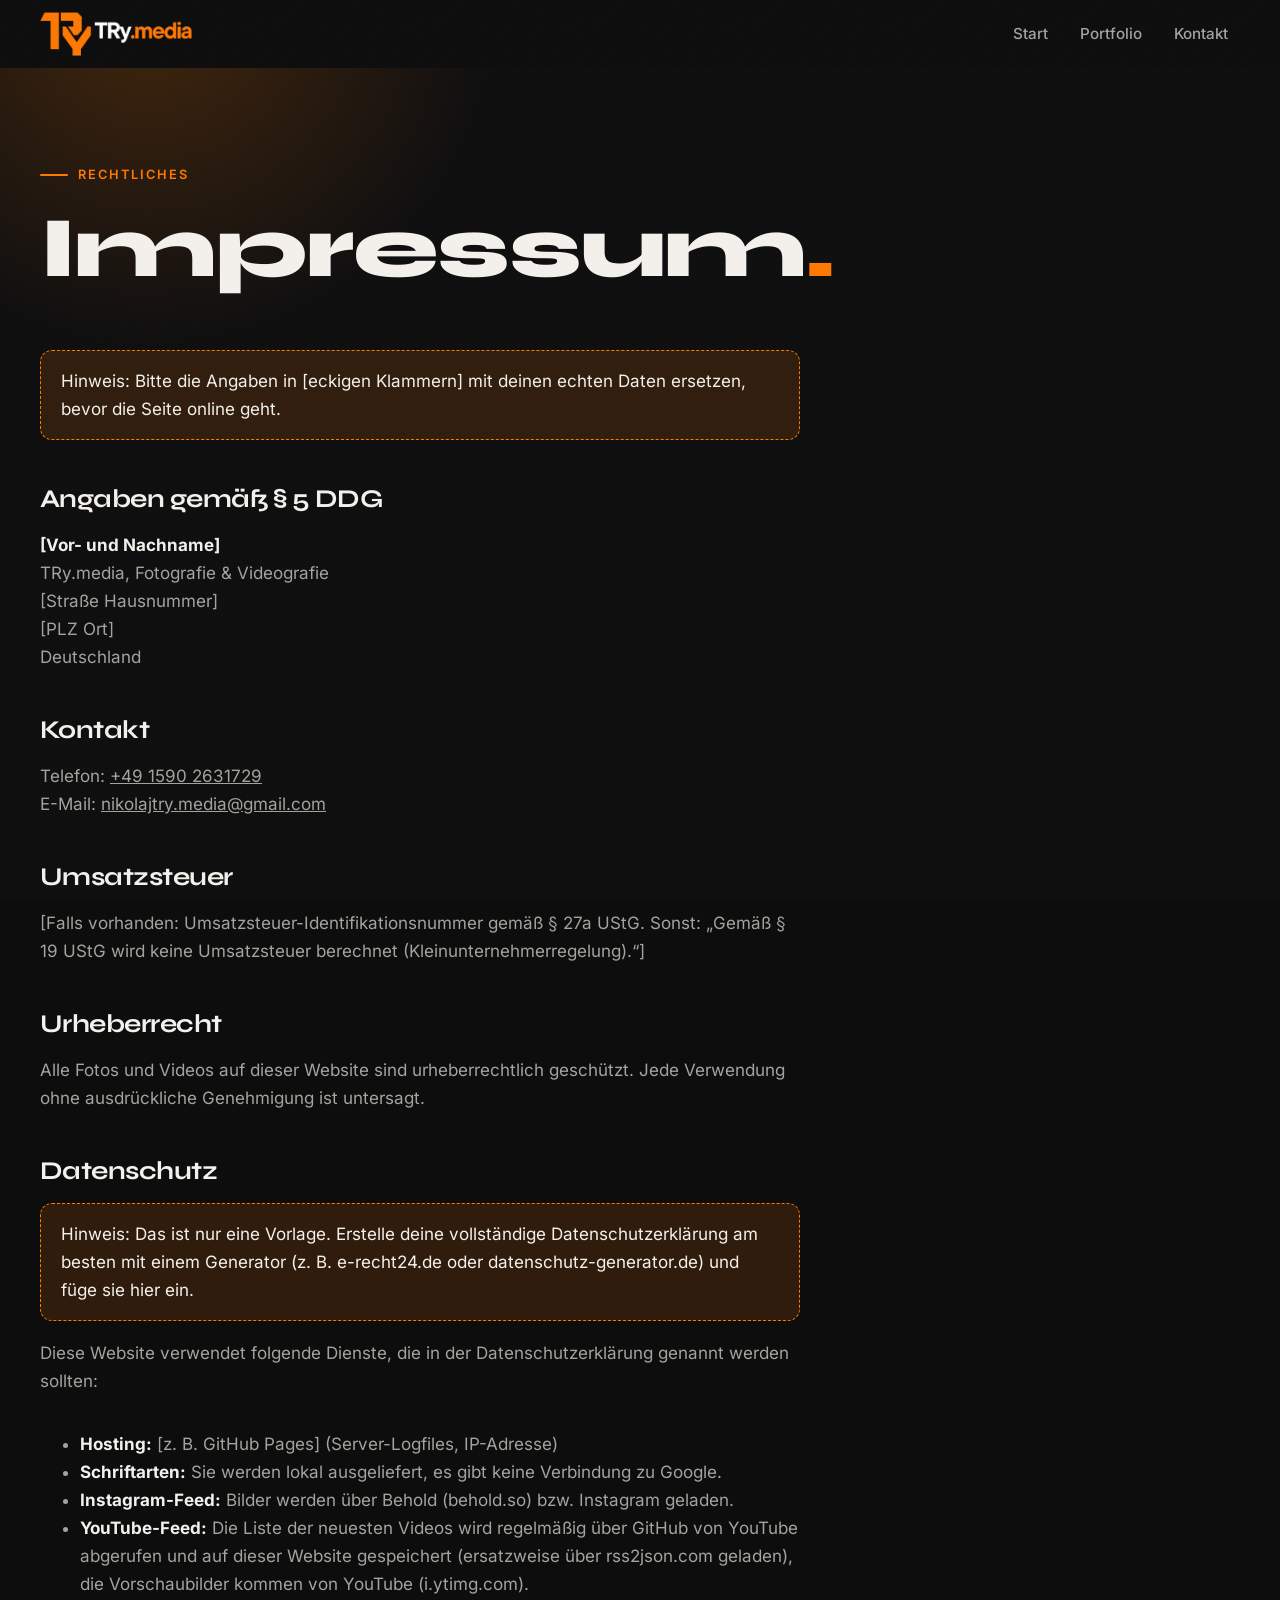
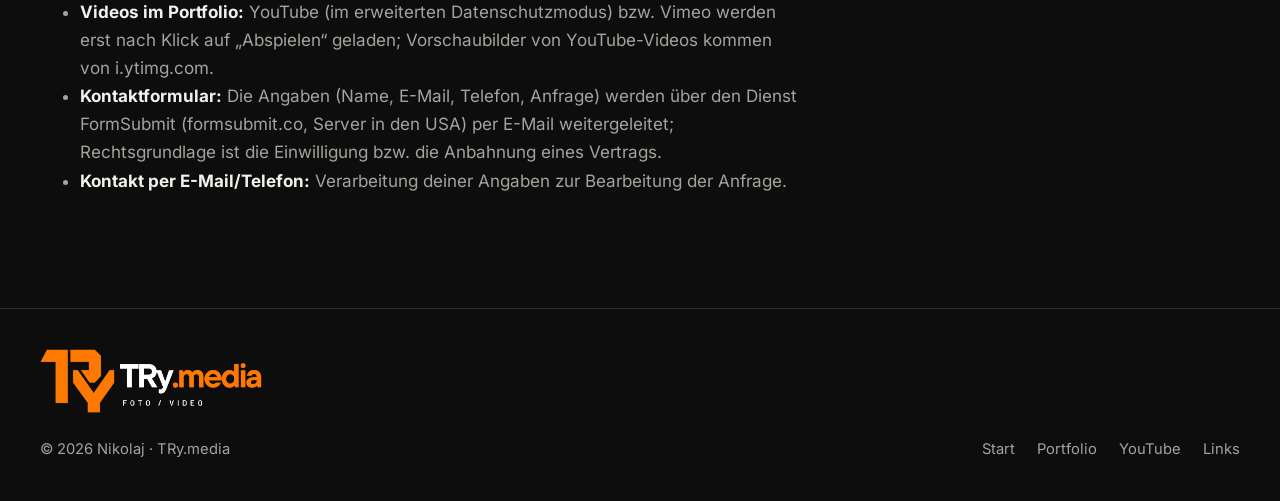
<file: impressum.html>
<!DOCTYPE html>
<html lang="de">
<head>
  <meta charset="utf-8">
  <meta name="viewport" content="width=device-width, initial-scale=1">
  <title>Impressum &amp; Datenschutz | TRy.media</title>
  <meta name="robots" content="noindex">
  <meta name="theme-color" content="#0d0d0e">
  <link rel="icon" href="images/try-favicon-32.png" type="image/png" sizes="32x32">
  <link rel="icon" href="images/try-favicon-192.png" type="image/png" sizes="192x192">
  <link rel="apple-touch-icon" href="images/try-apple-touch-icon.png">
  <link rel="stylesheet" href="css/style.css?v=20261104-0818">
  <script>document.documentElement.classList.add("js");</script>
</head>
<body>
  <a class="skip-link" href="#inhalt">Zum Inhalt springen</a>

  <header class="site-header">
    <div class="container">
      <a class="logo" href="index.html" aria-label="TRy.media, zur Startseite">
        <img class="logo-full" src="images/logo.webp" alt="TRy.media" width="693" height="200">
        <img class="logo-icon" src="images/logo-icon.webp" alt="" width="189" height="160" aria-hidden="true">
      </a>
      <nav class="nav" aria-label="Hauptnavigation">
        <a href="index.html">Start</a>
        <a href="portfolio.html">Portfolio</a>
        <a href="index.html#kontakt">Kontakt</a>
      </nav>
    </div>
  </header>

  <main id="inhalt">
    <section class="page-hero">
      <div class="container">
        <span class="eyebrow">Rechtliches</span>
        <h1>Impressum<span class="accent">.</span></h1>
      </div>
    </section>

    <section class="container" style="padding-bottom:96px">
      <div class="legal">
        <!-- TODO: Platzhalter in [eckigen Klammern] ausfüllen und diesen Hinweis danach löschen -->
        <p class="note">Hinweis: Bitte die Angaben in [eckigen Klammern] mit deinen echten Daten ersetzen, bevor die Seite online geht.</p>

        <h2>Angaben gemäß § 5 DDG</h2>
        <p>
          <strong>[Vor- und Nachname]</strong><br>
          TRy.media, Fotografie &amp; Videografie<br>
          [Straße Hausnummer]<br>
          [PLZ Ort]<br>
          Deutschland
        </p>

        <h2>Kontakt</h2>
        <p>
          Telefon: <a href="tel:+4915902631729">+49 1590 2631729</a><br>
          E-Mail: <a href="mailto:nikolajtry.media@gmail.com">nikolajtry.media@gmail.com</a>
        </p>

        <h2>Umsatzsteuer</h2>
        <p>[Falls vorhanden: Umsatzsteuer-Identifikationsnummer gemäß § 27a UStG. Sonst: „Gemäß § 19 UStG wird keine Umsatzsteuer berechnet (Kleinunternehmerregelung).“]</p>

        <h2>Urheberrecht</h2>
        <p>Alle Fotos und Videos auf dieser Website sind urheberrechtlich geschützt. Jede Verwendung ohne ausdrückliche Genehmigung ist untersagt.</p>

        <h2 id="datenschutz">Datenschutz</h2>
        <p class="note">Hinweis: Das ist nur eine Vorlage. Erstelle deine vollständige Datenschutzerklärung am besten mit einem Generator (z. B. e-recht24.de oder datenschutz-generator.de) und füge sie hier ein.</p>
        <p>Diese Website verwendet folgende Dienste, die in der Datenschutzerklärung genannt werden sollten:</p>
        <ul>
          <li><strong>Hosting:</strong> [z. B. GitHub Pages] (Server-Logfiles, IP-Adresse)</li>
          <li><strong>Schriftarten:</strong> Sie werden lokal ausgeliefert, es gibt keine Verbindung zu Google.</li>
          <li><strong>Instagram-Feed:</strong> Bilder werden über Behold (behold.so) bzw. Instagram geladen.</li>
          <li><strong>YouTube-Feed:</strong> Die Liste der neuesten Videos wird regelmäßig über GitHub von YouTube abgerufen und auf dieser Website gespeichert (ersatzweise über rss2json.com geladen), die Vorschaubilder kommen von YouTube (i.ytimg.com).</li>
          <li><strong>Videos im Portfolio:</strong> YouTube (im erweiterten Datenschutzmodus) bzw. Vimeo werden erst nach Klick auf „Abspielen“ geladen; Vorschaubilder von YouTube-Videos kommen von i.ytimg.com.</li>
          <li><strong>Kontaktformular:</strong> Die Angaben (Name, E-Mail, Telefon, Anfrage) werden über den Dienst FormSubmit (formsubmit.co, Server in den USA) per E-Mail weitergeleitet; Rechtsgrundlage ist die Einwilligung bzw. die Anbahnung eines Vertrags.</li>
          <li><strong>Kontakt per E-Mail/Telefon:</strong> Verarbeitung deiner Angaben zur Bearbeitung der Anfrage.</li>
        </ul>
      </div>
    </section>
  </main>

  <footer class="site-footer">
    <div class="container">
      <a class="footer-logo" href="index.html" aria-label="TRy.media, zur Startseite">
        <img src="images/logo-full.webp" alt="TRy.media, Foto / Video" width="831" height="240" loading="lazy">
      </a>
      <span>© <span data-year>2026</span> Nikolaj · TRy.media</span>
      <nav class="footer-links" aria-label="Footer">
        <a href="index.html">Start</a>
        <a href="portfolio.html">Portfolio</a>
        <a href="https://www.youtube.com/@nikolajtry" target="_blank" rel="noopener" data-yt-channel>YouTube</a>
        <a href="https://fancy-bio.com/nikolajtry" target="_blank" rel="noopener">Links</a>
      </nav>
    </div>
  </footer>

  <script src="js/config.js?v=20261104-0818"></script>
  <script src="js/main.js?v=20261104-0818"></script>
</body>
</html>
</file>
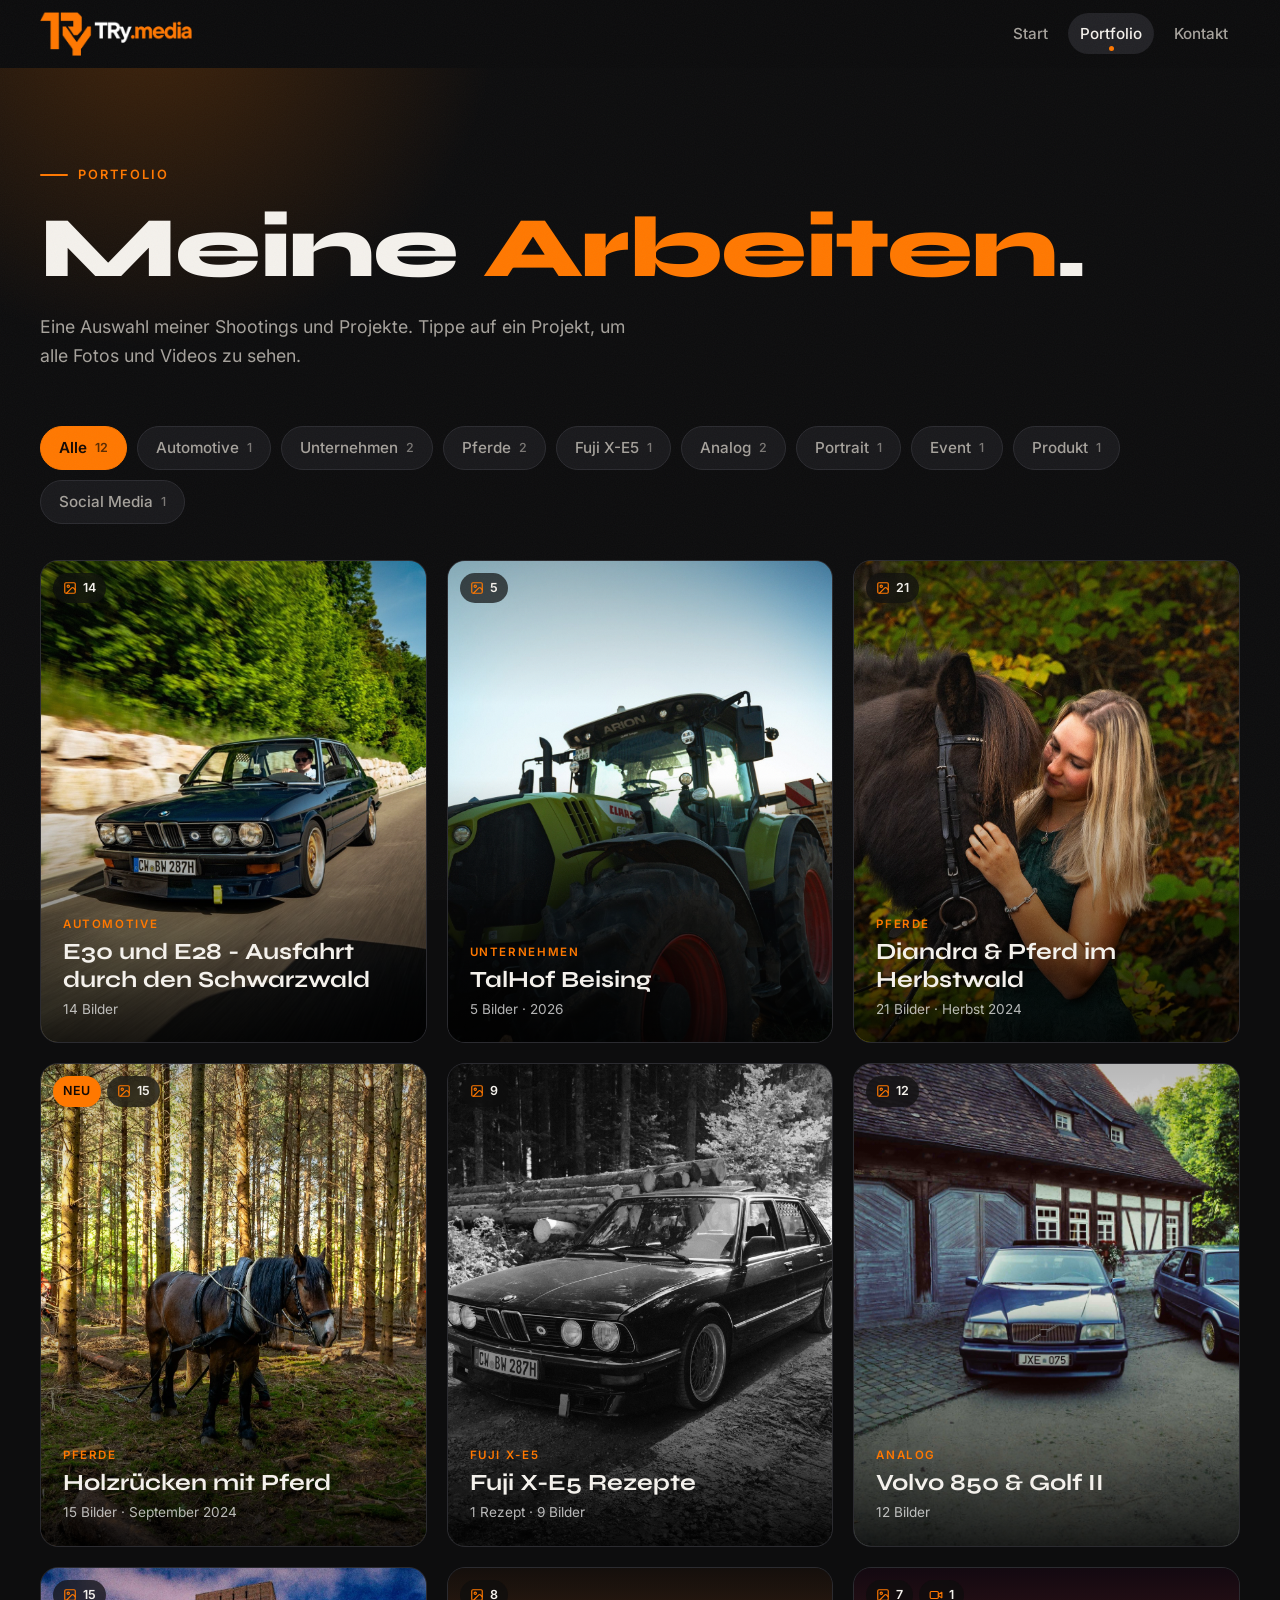
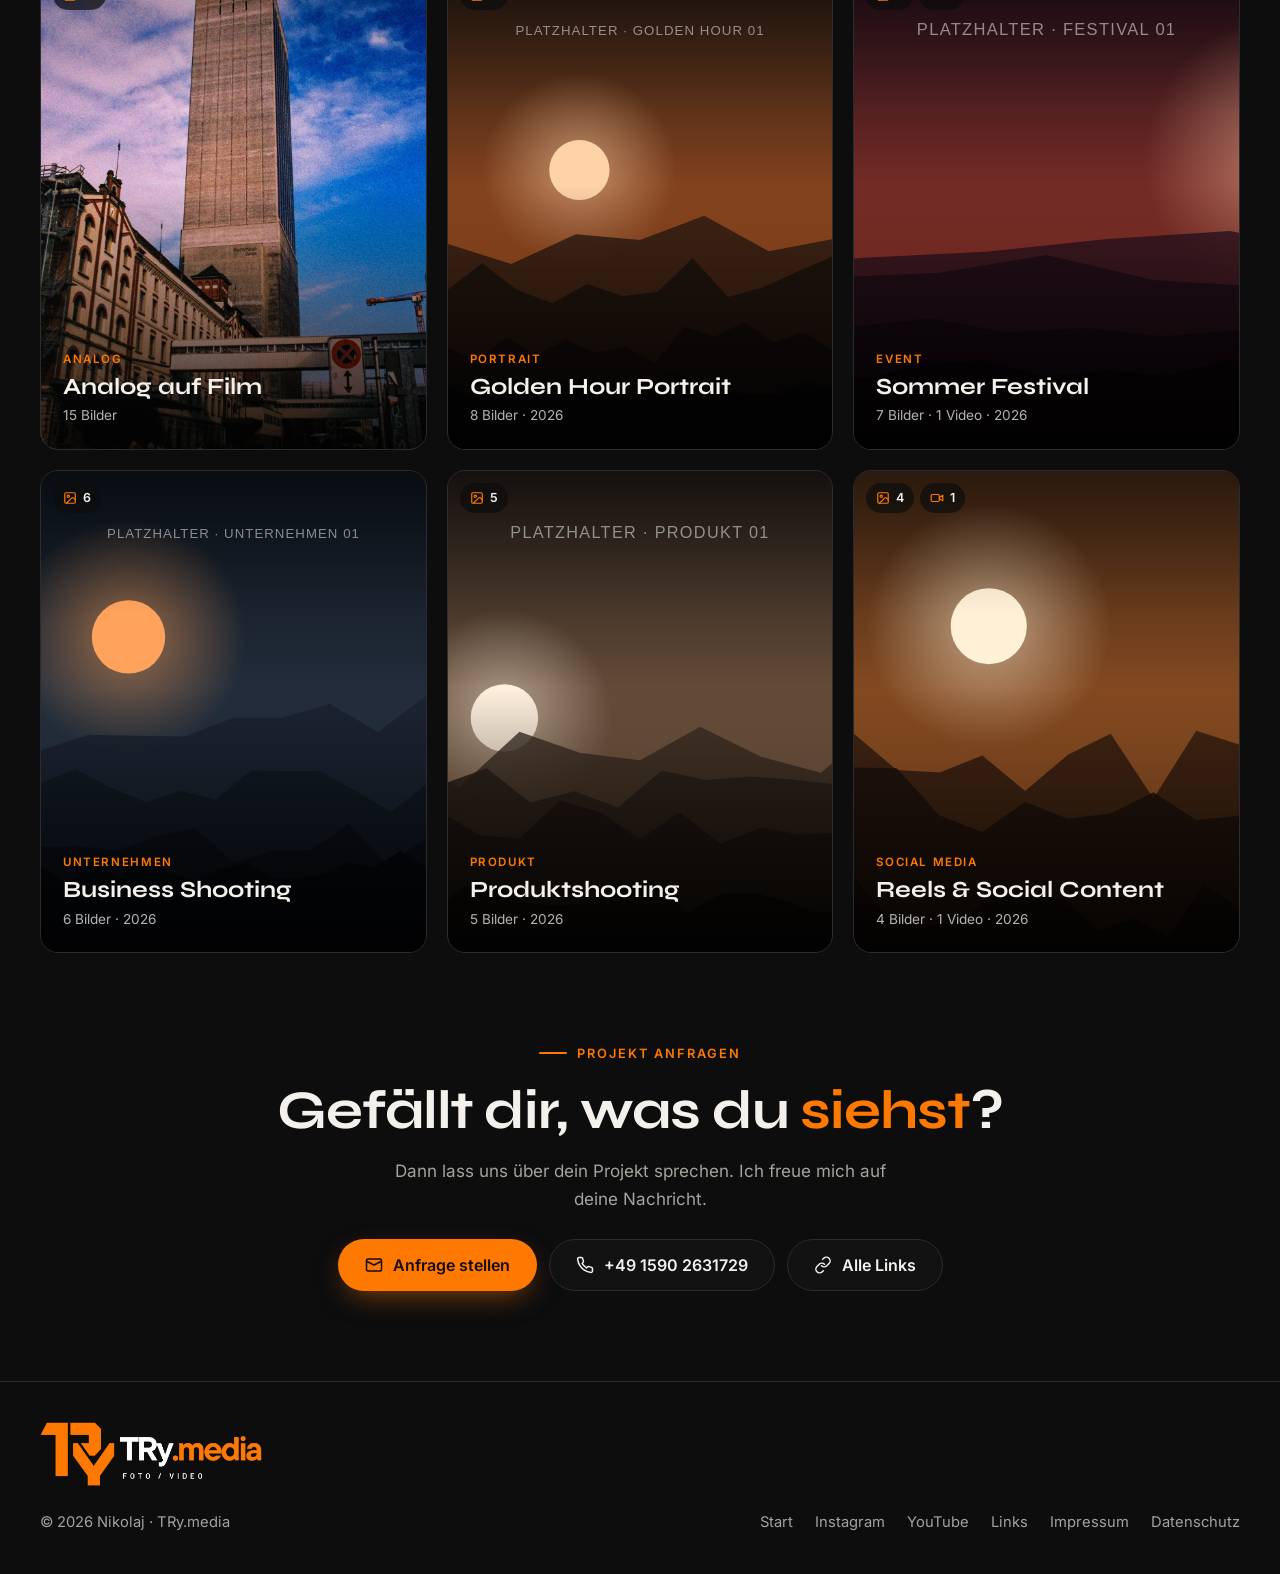
<file: portfolio.html>
<!DOCTYPE html>
<html lang="de">
<head>
  <meta charset="utf-8">
  <meta name="viewport" content="width=device-width, initial-scale=1">
  <title>Portfolio von Nikolaj | Fotografie &amp; Videografie</title>
  <meta name="description" content="Portfolio von Nikolaj: Shootings und Projekte mit Portraits, Events, Reels, Imagefilmen und mehr.">
  <meta name="theme-color" content="#0d0d0e">
  <meta property="og:title" content="Portfolio von Nikolaj">
  <meta property="og:description" content="Fotos und Videos: Portraits, Events, Reels, Imagefilme und mehr.">
  <meta property="og:type" content="website">
  <link rel="icon" href="images/try-favicon-32.png" type="image/png" sizes="32x32">
  <link rel="icon" href="images/try-favicon-192.png" type="image/png" sizes="192x192">
  <link rel="apple-touch-icon" href="images/try-apple-touch-icon.png">
  <link rel="preload" href="fonts/syne-latin.woff2" as="font" type="font/woff2" crossorigin>
  <link rel="preload" href="fonts/inter-latin.woff2" as="font" type="font/woff2" crossorigin>
  <link rel="stylesheet" href="css/style.css?v=20261104-0818">
  <script>document.documentElement.classList.add("js");</script>
</head>
<body>
  <a class="skip-link" href="#inhalt">Zum Inhalt springen</a>

  <header class="site-header">
    <div class="container">
      <a class="logo" href="index.html" aria-label="TRy.media, zur Startseite">
        <img class="logo-full" src="images/logo.webp" alt="TRy.media" width="693" height="200">
        <img class="logo-icon" src="images/logo-icon.webp" alt="" width="189" height="160" aria-hidden="true">
      </a>
      <nav class="nav" aria-label="Hauptnavigation">
        <a href="index.html">Start</a>
        <a href="portfolio.html" aria-current="page">Portfolio</a>
        <a href="index.html#kontakt">Kontakt</a>
      </nav>
    </div>
  </header>

  <main id="inhalt">
    <!-- ================= ÜBERSICHT: alle Projekte ================= -->
    <div data-view="overview">
      <section class="page-hero">
        <div class="container">
          <span class="eyebrow reveal">Portfolio</span>
          <h1 class="reveal" style="--delay:.08s">Meine <span class="accent">Arbeiten</span>.</h1>
          <p class="reveal" style="--delay:.16s">Eine Auswahl meiner Shootings und Projekte. Tippe auf ein Projekt, um alle Fotos und Videos zu sehen.</p>
        </div>
      </section>

      <section class="container" aria-label="Projekte">
        <div class="filters" role="group" aria-label="Projekte filtern" data-filters></div>
        <!-- Inhalte kommen aus js/projekte.js -->
        <ul class="projects" data-projects></ul>
        <noscript><p class="gallery-empty">Bitte aktiviere JavaScript, um das Portfolio zu sehen.</p></noscript>
      </section>
    </div>

    <!-- ================= EINZELNES PROJEKT / SHOOTING (wird per JS gefüllt) ================= -->
    <article class="project-view" data-view="project" hidden>
      <div class="container">
        <a class="back-link" href="portfolio.html" data-back>
          <svg viewBox="0 0 24 24" fill="none" stroke="currentColor" stroke-width="2" stroke-linecap="round" stroke-linejoin="round" aria-hidden="true"><path d="M19 12H5M11 18l-6-6 6-6"/></svg>
          <span data-back-label>Alle Projekte</span>
        </a>
        <header class="project-header">
          <span class="eyebrow" data-p-cat></span>
          <h1 tabindex="-1" data-p-title></h1>
          <ul class="project-meta" data-p-meta></ul>
          <p class="project-desc" data-p-desc></p>
        </header>
        <section class="shoot-section" data-p-videos-wrap hidden>
          <h2 class="shoot-heading">Videos</h2>
          <ul class="video-grid" data-p-videos></ul>
        </section>
        <section class="shoot-section" data-p-images-wrap hidden>
          <h2 class="shoot-heading" data-p-images-heading>Fotos</h2>
          <div class="gallery" data-p-images role="list" aria-label="Bilder des Shootings"></div>
        </section>
        <!-- nur bei Fuji-Rezepten: Rezept-Kacheln (Ordner) bzw. Einstellungen + Bilder eines Rezepts -->
        <div class="recipes" data-p-recipes hidden></div>
        <div class="project-next" data-p-next></div>
      </div>
    </article>

    <section class="section">
      <div class="container cta-band reveal">
        <span class="eyebrow">Projekt anfragen</span>
        <h2>Gefällt dir, was du <span class="accent">siehst</span>?</h2>
        <p>Dann lass uns über dein Projekt sprechen. Ich freue mich auf deine Nachricht.</p>
        <div class="hero-actions">
          <a class="btn btn-primary" href="index.html#kontakt" data-cta-anfrage>
            <svg viewBox="0 0 24 24" fill="none" stroke="currentColor" stroke-width="2" stroke-linecap="round" stroke-linejoin="round" aria-hidden="true"><rect x="2" y="4" width="20" height="16" rx="2"/><path d="m22 7-10 5L2 7"/></svg>
            Anfrage stellen
          </a>
          <a class="btn btn-ghost" href="tel:+4915902631729">
            <svg viewBox="0 0 24 24" fill="none" stroke="currentColor" stroke-width="2" stroke-linecap="round" stroke-linejoin="round" aria-hidden="true"><path d="M22 16.92v3a2 2 0 0 1-2.18 2 19.79 19.79 0 0 1-8.63-3.07 19.5 19.5 0 0 1-6-6 19.79 19.79 0 0 1-3.07-8.67A2 2 0 0 1 4.11 2h3a2 2 0 0 1 2 1.72c.13.96.36 1.9.7 2.81a2 2 0 0 1-.45 2.11L8.09 9.91a16 16 0 0 0 6 6l1.27-1.27a2 2 0 0 1 2.11-.45c.91.34 1.85.57 2.81.7A2 2 0 0 1 22 16.92z"/></svg>
            +49 1590 2631729
          </a>
          <a class="btn btn-ghost" href="https://fancy-bio.com/nikolajtry" target="_blank" rel="noopener">
            <svg viewBox="0 0 24 24" fill="none" stroke="currentColor" stroke-width="2" stroke-linecap="round" stroke-linejoin="round" aria-hidden="true"><path d="M10 13a5 5 0 0 0 7.07 0l3-3a5 5 0 0 0-7.07-7.07l-1.5 1.5"/><path d="M14 11a5 5 0 0 0-7.07 0l-3 3a5 5 0 0 0 7.07 7.07l1.5-1.5"/></svg>
            Alle Links
          </a>
        </div>
      </div>
    </section>
  </main>

  <footer class="site-footer">
    <div class="container">
      <a class="footer-logo" href="index.html" aria-label="TRy.media, zur Startseite">
        <img src="images/logo-full.webp" alt="TRy.media, Foto / Video" width="831" height="240" loading="lazy">
      </a>
      <span>© <span data-year>2026</span> Nikolaj · TRy.media</span>
      <nav class="footer-links" aria-label="Footer">
        <a href="index.html">Start</a>
        <a href="https://www.instagram.com/nikolajtry/" target="_blank" rel="noopener" data-insta-profile>Instagram</a>
        <a href="https://www.youtube.com/@nikolajtry" target="_blank" rel="noopener" data-yt-channel>YouTube</a>
        <a href="https://fancy-bio.com/nikolajtry" target="_blank" rel="noopener">Links</a>
        <a href="impressum.html">Impressum</a>
        <a href="impressum.html#datenschutz">Datenschutz</a>
      </nav>
    </div>
  </footer>

  <!-- Großansicht -->
  <dialog class="lightbox" aria-label="Großansicht" data-lightbox>
    <div class="lb-top">
      <span class="lb-counter" data-lb-counter></span>
      <button class="lb-btn" type="button" aria-label="Schließen" data-lb-close>
        <svg viewBox="0 0 24 24" fill="none" stroke="currentColor" stroke-width="2" stroke-linecap="round" aria-hidden="true"><path d="M18 6 6 18M6 6l12 12"/></svg>
      </button>
    </div>
    <figure class="lb-stage" data-lb-stage>
      <div class="lb-media" data-lb-media></div>
      <figcaption class="lb-caption">
        <span class="lb-cat" data-lb-cat></span>
        <span class="lb-title" data-lb-title></span>
      </figcaption>
      <button class="lb-btn lb-nav lb-prev" type="button" aria-label="Vorheriges" data-lb-prev>
        <svg viewBox="0 0 24 24" fill="none" stroke="currentColor" stroke-width="2" stroke-linecap="round" stroke-linejoin="round" aria-hidden="true"><path d="m15 18-6-6 6-6"/></svg>
      </button>
      <button class="lb-btn lb-nav lb-next" type="button" aria-label="Nächstes" data-lb-next>
        <svg viewBox="0 0 24 24" fill="none" stroke="currentColor" stroke-width="2" stroke-linecap="round" stroke-linejoin="round" aria-hidden="true"><path d="m9 18 6-6-6-6"/></svg>
      </button>
    </figure>
  </dialog>

  <script src="js/config.js?v=20261104-0818"></script>
  <script src="js/projekte.js?v=20261104-0818"></script>
  <script src="js/media.js?v=20261104-0818"></script>
  <script src="js/main.js?v=20261104-0818"></script>
  <script src="js/portfolio.js?v=20261104-0818"></script>
</body>
</html>
</file>
<file: css/style.css>
/* ============================================================
   Schriften (lokal gehostet – kein Google-Server, DSGVO-freundlich)
   ============================================================ */
@font-face {
  font-family: "Syne";
  src: url("../fonts/syne-latin.woff2") format("woff2");
  font-weight: 400 800;
  font-display: swap;
}
@font-face {
  font-family: "Inter";
  src: url("../fonts/inter-latin.woff2") format("woff2");
  font-weight: 100 900;
  font-display: swap;
}

/* ============================================================
   Farben & Grundwerte – hier kannst du z. B. das Orange ändern
   ============================================================ */
:root {
  color-scheme: dark;
  --bg: #0d0d0e;
  --bg-2: #131315;
  --surface: #19191c;
  --surface-2: #222226;
  --line: #2b2b30;
  --text: #f4f1ec;
  --muted: #a6a29c;
  --orange: #ff7800; /* exakt das Orange aus dem Logo */
  --orange-2: #ff9433;
  --orange-soft: rgba(255, 120, 0, 0.14);
  --on-orange: #140a04;
  --danger: #ff6b6b;
  --success: #5fd38d;

  --font-display: "Syne", "Arial Black", system-ui, sans-serif;
  --font-body: "Inter", system-ui, -apple-system, "Segoe UI", Roboto, sans-serif;

  --radius: 18px;
  --radius-sm: 12px;
  --container: 1200px;
  --gutter: clamp(16px, 4vw, 32px);
  --header-h: 68px;
  --ease: cubic-bezier(0.22, 1, 0.36, 1);
}

/* ============================================================
   Basis
   ============================================================ */
*,
*::before,
*::after {
  box-sizing: border-box;
}

html {
  scroll-padding-top: calc(var(--header-h) + 12px);
  -webkit-text-size-adjust: 100%;
}
@media (prefers-reduced-motion: no-preference) {
  html {
    scroll-behavior: smooth;
  }
}

body {
  margin: 0;
  background: var(--bg);
  color: var(--text);
  font-family: var(--font-body);
  font-size: 1.0625rem;
  line-height: 1.65;
  -webkit-font-smoothing: antialiased;
  overflow-x: hidden;
}

/* feines Filmkorn über der ganzen Seite */
body::before {
  content: "";
  position: fixed;
  inset: 0;
  z-index: 100;
  pointer-events: none;
  opacity: 0.035;
  background-image: url("data:image/svg+xml,%3Csvg xmlns='http://www.w3.org/2000/svg' width='160' height='160'%3E%3Cfilter id='n'%3E%3CfeTurbulence type='fractalNoise' baseFrequency='.9' numOctaves='3' stitchTiles='stitch'/%3E%3C/filter%3E%3Crect width='100%25' height='100%25' filter='url(%23n)'/%3E%3C/svg%3E");
}

img,
video,
iframe {
  display: block;
  max-width: 100%;
}

[hidden] {
  display: none !important;
}

a {
  color: inherit;
}

h1,
h2,
h3 {
  font-family: var(--font-display);
  font-weight: 700;
  line-height: 1.05;
  letter-spacing: -0.02em;
  margin: 0;
}

p {
  margin: 0;
}

::selection {
  background: var(--orange);
  color: var(--on-orange);
}

:focus-visible {
  outline: 2px solid var(--orange);
  outline-offset: 3px;
  border-radius: 6px;
}

/* verhindert seitliches Scrollen durch dekorative Elemente (z. B. Rahmen am Portrait) */
main {
  overflow-x: clip;
}

.container {
  width: 100%;
  max-width: calc(var(--container) + var(--gutter) * 2);
  margin-inline: auto;
  padding-inline: var(--gutter);
}

.accent {
  color: var(--orange);
}

.skip-link {
  position: absolute;
  left: 12px;
  top: -60px;
  z-index: 200;
  padding: 10px 16px;
  background: var(--orange);
  color: var(--on-orange);
  font-weight: 600;
  border-radius: 10px;
  text-decoration: none;
}
.skip-link:focus {
  top: 12px;
}

.visually-hidden {
  position: absolute;
  width: 1px;
  height: 1px;
  overflow: hidden;
  clip: rect(0 0 0 0);
  white-space: nowrap;
}

/* ============================================================
   Buttons
   ============================================================ */
.btn {
  display: inline-flex;
  align-items: center;
  justify-content: center;
  gap: 10px;
  min-height: 52px;
  padding: 0 26px;
  border-radius: 999px;
  border: 1.5px solid transparent;
  font: 600 1rem/1 var(--font-body);
  text-decoration: none;
  cursor: pointer;
  transition: transform 0.25s var(--ease), background-color 0.25s, border-color 0.25s, color 0.25s,
    box-shadow 0.25s;
}
.btn svg {
  width: 18px;
  height: 18px;
  flex: none;
}
.btn:hover {
  transform: translateY(-2px);
}
.btn:active {
  transform: translateY(0);
}

.btn-primary {
  background: var(--orange);
  color: var(--on-orange);
  box-shadow: 0 10px 30px -10px rgba(255, 120, 0, 0.6);
}
.btn-primary:hover {
  background: var(--orange-2);
  box-shadow: 0 14px 36px -10px rgba(255, 120, 0, 0.75);
}

.btn-ghost {
  border-color: var(--line);
  color: var(--text);
  background: rgba(255, 255, 255, 0.02);
}
.btn-ghost:hover {
  border-color: var(--orange);
  color: var(--orange);
}

.btn-dark {
  background: var(--on-orange);
  color: var(--text);
}
.btn-dark:hover {
  background: #000;
}

/* ============================================================
   Header / Navigation
   ============================================================ */
.site-header {
  position: sticky;
  top: 0;
  z-index: 50;
  height: var(--header-h);
  background: rgba(13, 13, 14, 0.72);
  backdrop-filter: blur(14px) saturate(140%);
  -webkit-backdrop-filter: blur(14px) saturate(140%);
  border-bottom: 1px solid transparent;
  transition: border-color 0.3s;
}
.site-header.is-scrolled {
  border-bottom-color: var(--line);
}
.site-header .container {
  height: 100%;
  display: flex;
  align-items: center;
  justify-content: space-between;
  gap: 16px;
}

.logo {
  display: inline-flex;
  align-items: center;
  flex: none;
  text-decoration: none;
}
.logo img {
  display: block;
  width: auto;
}
.logo-full {
  height: 44px;
}
.logo-icon {
  display: none !important;
  height: 38px;
}
@media (max-width: 640px) {
  .logo-full {
    height: 36px;
  }
}
/* Auf schmalen Handys nur das Monogramm, damit das Menü daneben Platz hat */
@media (max-width: 479px) {
  .logo-full {
    display: none !important;
  }
  .logo-icon {
    display: block !important;
  }
}

.nav {
  display: flex;
  align-items: center;
  gap: clamp(2px, 1vw, 8px);
}
.nav a {
  position: relative;
  padding: 8px 12px;
  font-size: 0.95rem;
  font-weight: 500;
  color: var(--muted);
  text-decoration: none;
  border-radius: 999px;
  transition: color 0.2s, background-color 0.2s;
}
.nav a:hover {
  color: var(--text);
}
.nav a[aria-current="page"] {
  color: var(--text);
  background: var(--surface-2);
}
.nav a[aria-current="page"]::after {
  content: "";
  position: absolute;
  left: 50%;
  bottom: 3px;
  width: 5px;
  height: 5px;
  margin-left: -2.5px;
  border-radius: 50%;
  background: var(--orange);
}

@media (max-width: 420px) {
  .nav a {
    padding: 8px 10px;
  }
}

/* ============================================================
   Abschnitte allgemein
   ============================================================ */
.section {
  padding-block: clamp(55px, 7vw, 95px);
}
.section-alt {
  background: var(--bg-2);
  border-block: 1px solid var(--line);
}

.section-head {
  display: grid;
  gap: 16px;
  max-width: 720px;
  margin-bottom: clamp(36px, 5vw, 56px);
}
.section-head h2 {
  font-size: clamp(2rem, 5vw, 3.4rem);
}
.section-head p {
  color: var(--muted);
  font-size: 1.1rem;
}

.eyebrow {
  display: inline-flex;
  align-items: center;
  gap: 10px;
  font-size: 0.8rem;
  font-weight: 600;
  letter-spacing: 0.16em;
  text-transform: uppercase;
  color: var(--orange);
}
.eyebrow::before,
.eyebrow-line {
  content: "";
  flex: none;
  width: 28px;
  height: 2px;
  background: currentColor;
  border-radius: 2px;
}
/* Strich zwischen Nummer und Titel ("01 —— Über mich"), gleich lang wie der vordere;
   gleicht den Buchstabenabstand nach der Nummer aus, damit beide Abstände gleich sind */
.eyebrow-line {
  margin-left: -0.16em;
}

/* ============================================================
   Hero (Startseite)
   ============================================================ */
.hero {
  position: relative;
  isolation: isolate;
  overflow: hidden;
  padding-block: clamp(56px, 10vw, 120px) clamp(40px, 6vw, 72px);
}
/* "Über mich" folgt direkt auf den Einstieg – etwas weniger Abstand nach oben */
#ueber-mich {
  padding-top: clamp(40px, 6vw, 80px);
}
.hero::before {
  content: "";
  position: absolute;
  z-index: -1;
  width: min(900px, 120vw);
  aspect-ratio: 1;
  right: -20%;
  top: -35%;
  background: radial-gradient(circle closest-side, rgba(255, 120, 0, 0.26), transparent);
}
.hero .container {
  display: grid;
  gap: clamp(48px, 7vw, 72px);
  align-items: center;
}
@media (min-width: 960px) {
  .hero .container {
    grid-template-columns: 1.15fr 0.85fr;
  }
}

.hero-text {
  display: grid;
  gap: 24px;
}
.hero h1 {
  font-size: clamp(2.2rem, 10vw, 4.6rem);
  font-weight: 800;
}
@media (min-width: 960px) {
  .hero h1 {
    font-size: clamp(3rem, 5.4vw, 4.6rem);
  }
}
.hero h1 .accent {
  font-style: italic;
}
.hero-lead {
  max-width: 560px;
  color: var(--muted);
  font-size: clamp(1.05rem, 1.6vw, 1.2rem);
}
.hero-lead strong {
  color: var(--text);
  font-weight: 600;
}
.hero-actions {
  display: flex;
  flex-wrap: wrap;
  gap: 12px;
  margin-top: 8px;
}

.status-pill {
  justify-self: start;
  display: inline-flex;
  align-items: center;
  gap: 10px;
  padding: 8px 16px 8px 12px;
  border: 1px solid var(--line);
  border-radius: 999px;
  background: rgba(255, 255, 255, 0.03);
  font-size: 0.88rem;
  color: var(--muted);
}
.status-pill .dot {
  width: 8px;
  height: 8px;
  border-radius: 50%;
  background: var(--orange);
  box-shadow: 0 0 0 0 rgba(255, 120, 0, 0.6);
  animation: pulse 2.2s infinite;
}
@keyframes pulse {
  70% {
    box-shadow: 0 0 0 10px rgba(255, 120, 0, 0);
  }
  100% {
    box-shadow: 0 0 0 0 rgba(255, 120, 0, 0);
  }
}

/* Bild-Collage rechts im Hero */
.hero-visual {
  position: relative;
  width: min(100%, 460px);
  justify-self: center;
}
.hero-collage {
  position: relative;
  display: block;
  width: 100%;
  aspect-ratio: 4 / 4.4;
  text-decoration: none;
}
.hero-collage:empty {
  display: none;
}
.hero-collage .card {
  position: absolute;
  overflow: hidden;
  border-radius: var(--radius);
  border: 1px solid rgba(255, 255, 255, 0.08);
  box-shadow: 0 30px 60px -20px rgba(0, 0, 0, 0.8);
  transition: transform 0.6s var(--ease);
  background: var(--surface);
}
.hero-collage .card img {
  position: absolute;
  inset: 0;
  width: 100%;
  height: 100%;
  object-fit: cover;
  /* Überblenden beim Bildwechsel, dazu ein ganz langsamer Zoom */
  transition: opacity 1.5s var(--ease), transform 12s linear;
}
.hero-collage .card img.is-entering {
  opacity: 0;
  transform: scale(1.06);
}
/* Karte 1 ist die große Hauptkarte mit orangem Rahmen; die kleine Karte rechts unten liegt davor */
.hero-collage .card:nth-child(1) {
  width: 64%;
  height: 76%;
  left: 0;
  top: 6%;
  transform: rotate(-5deg);
  z-index: 2;
  border: 3px solid var(--orange);
}
.hero-collage .card:nth-child(2) {
  width: 54%;
  height: 48%;
  right: 0;
  top: 0;
  transform: rotate(4deg);
  z-index: 1;
}
.hero-collage .card:nth-child(3) {
  width: 48%;
  height: 42%;
  right: 0;
  bottom: 0;
  transform: rotate(-2deg);
  z-index: 3;
}
.hero-collage:hover .card:nth-child(1) {
  transform: rotate(-7deg) translate(-8px, -4px);
}
.hero-collage:hover .card:nth-child(2) {
  transform: rotate(6deg) translate(6px, -8px);
}
.hero-collage:hover .card:nth-child(3) {
  transform: rotate(0deg) translate(4px, 6px);
}
.hero-collage .sticker {
  position: absolute;
  z-index: 4;
  left: -4%;
  bottom: 8%;
  display: grid;
  place-items: center;
  width: 108px;
  height: 108px;
  border-radius: 50%;
  background: var(--orange);
  color: var(--on-orange);
  font: 800 0.8rem/1.15 var(--font-display);
  text-align: center;
  text-transform: uppercase;
  letter-spacing: 0.04em;
  transform: rotate(-12deg);
  box-shadow: 0 16px 40px -12px rgba(255, 120, 0, 0.7);
}

/* "Neu"-Hinweis oben an der Collage – führt direkt zum neuesten Projekt */
.hero-new {
  position: absolute;
  z-index: 5;
  top: -18px;
  left: -2%;
  display: inline-flex;
  align-items: center;
  gap: 10px;
  max-width: calc(100% + 2%);
  padding: 6px 14px 6px 6px;
  border: 1px solid rgba(255, 255, 255, 0.12);
  border-radius: 999px;
  background: rgba(13, 13, 14, 0.82);
  backdrop-filter: blur(10px);
  -webkit-backdrop-filter: blur(10px);
  box-shadow: 0 18px 40px -16px rgba(0, 0, 0, 0.9);
  color: var(--text);
  font-size: 0.85rem;
  font-weight: 600;
  text-decoration: none;
  transform: rotate(-3deg);
  transition: transform 0.4s var(--ease), border-color 0.3s;
}
.hero-new:hover,
.hero-new:focus-visible {
  transform: rotate(-3deg) translateY(-3px);
  border-color: rgba(255, 120, 0, 0.6);
}
.hero-new-tag {
  padding: 4px 10px;
  border-radius: 999px;
  background: var(--orange);
  color: var(--on-orange);
  font: 800 0.72rem/1 var(--font-display);
  letter-spacing: 0.08em;
  text-transform: uppercase;
  box-shadow: 0 0 0 0 rgba(255, 120, 0, 0.6);
  animation: pulse 2.2s infinite;
}
.hero-new-text {
  overflow: hidden;
  white-space: nowrap;
  text-overflow: ellipsis;
}
.hero-new-arrow {
  display: grid;
  color: var(--orange);
}
.hero-new-arrow svg {
  width: 16px;
  height: 16px;
  transition: transform 0.3s var(--ease);
}
.hero-new:hover .hero-new-arrow svg {
  transform: translateX(3px);
}

/* ============================================================
   Über mich
   ============================================================ */
.about {
  display: grid;
  gap: clamp(40px, 6vw, 80px);
  align-items: center;
}
@media (min-width: 900px) {
  .about {
    grid-template-columns: 0.85fr 1.15fr;
  }
}
.about-photo {
  position: relative;
  width: min(440px, calc(100% - 18px));
  justify-self: start;
}
@media (min-width: 900px) {
  .about-photo {
    justify-self: center;
  }
}
.about-photo::before {
  content: "";
  position: absolute;
  inset: 18px -18px -18px 18px;
  border: 2px solid var(--orange);
  border-radius: var(--radius);
}
.about-photo img {
  position: relative;
  width: 100%;
  height: auto;
  aspect-ratio: 4 / 5;
  object-fit: cover;
  border-radius: var(--radius);
  background: var(--surface);
}
.about-text {
  display: grid;
  gap: 20px;
}
.about-text h2 {
  font-size: clamp(2rem, 4.6vw, 3.2rem);
}
.about-text p {
  color: var(--muted);
}
.about-text p strong {
  color: var(--text);
  font-weight: 600;
}
.tags {
  display: flex;
  flex-wrap: wrap;
  gap: 10px;
  padding: 0;
  margin: 8px 0 0;
  list-style: none;
}
.tags li {
  padding: 8px 16px;
  border-radius: 999px;
  border: 1px solid var(--line);
  background: var(--surface);
  font-size: 0.9rem;
  font-weight: 500;
}
.tags li::before {
  content: "●";
  color: var(--orange);
  font-size: 0.6em;
  margin-right: 8px;
  vertical-align: middle;
}

/* ============================================================
   Leistungen
   ============================================================ */
.services {
  display: grid;
  gap: 16px;
  grid-template-columns: repeat(auto-fit, minmax(min(100%, 250px), 1fr));
}
.service {
  position: relative;
  display: grid;
  align-content: start;
  gap: 14px;
  padding: 28px;
  border-radius: var(--radius);
  background: var(--surface);
  border: 1px solid var(--line);
  overflow: hidden;
  transition: border-color 0.3s, transform 0.4s var(--ease);
}
.service::after {
  content: "";
  position: absolute;
  left: 0;
  right: 0;
  bottom: 0;
  height: 3px;
  background: var(--orange);
  transform: scaleX(0);
  transform-origin: left;
  transition: transform 0.5s var(--ease);
}
.service:hover {
  border-color: rgba(255, 120, 0, 0.5);
  transform: translateY(-4px);
}
.service:hover::after {
  transform: scaleX(1);
}
.service-icon {
  display: grid;
  place-items: center;
  width: 52px;
  height: 52px;
  border-radius: 14px;
  background: var(--orange-soft);
  color: var(--orange);
}
.service-icon svg {
  width: 26px;
  height: 26px;
}
.service h3 {
  font-size: 1.35rem;
  margin-top: 6px;
}
.service p {
  color: var(--muted);
  font-size: 0.98rem;
}
.service-num {
  position: absolute;
  top: 22px;
  right: 24px;
  font: 700 0.85rem/1 var(--font-display);
  color: var(--line);
}

/* ============================================================
   Instagram
   ============================================================ */
.insta-head {
  display: flex;
  flex-wrap: wrap;
  align-items: end;
  justify-content: space-between;
  gap: 24px;
  margin-bottom: clamp(32px, 5vw, 48px);
}
.insta-head .section-head {
  margin-bottom: 0;
}

.insta-grid {
  display: grid;
  gap: 16px;
}

/* 1 Post: einzeln, mittig */
.insta-grid.is-single .insta-post--latest {
  width: 100%;
  max-width: 560px;
  margin-inline: auto;
}

/* 2–3 Posts: alle gleich groß im Hochformat nebeneinander */
.insta-grid.is-row {
  grid-template-columns: repeat(var(--cols, 3), minmax(0, 1fr));
}
.insta-grid.is-row .insta-post {
  aspect-ratio: 4 / 5;
  max-height: none;
}
.insta-grid.is-row[data-count="2"] {
  max-width: 900px;
  margin-inline: auto;
}
.insta-grid.is-row .insta-caption p {
  -webkit-line-clamp: 2;
}
@media (max-width: 759px) {
  /* Handy: neuester Post oben in voller Breite, die anderen darunter */
  .insta-grid.is-row {
    grid-template-columns: repeat(2, minmax(0, 1fr));
    gap: 10px;
  }
  .insta-grid.is-row .insta-post--latest {
    grid-column: 1 / -1;
  }
  .insta-grid.is-row[data-count="2"] {
    grid-template-columns: minmax(0, 1fr);
  }
}

/* 5 Posts: großer Post + 2×2-Raster */
@media (min-width: 860px) {
  .insta-grid.is-bento {
    grid-template-columns: 1fr 1fr;
  }
  /* großer Post wird genauso hoch wie die kleinen Posts daneben */
  .insta-grid.is-bento .insta-post--latest {
    aspect-ratio: auto;
    max-height: none;
    min-height: 420px;
  }
}

.insta-post {
  position: relative;
  display: block;
  overflow: hidden;
  border-radius: var(--radius);
  background: var(--surface);
  border: 1px solid var(--line);
  text-decoration: none;
  isolation: isolate;
}
.insta-post img {
  position: absolute;
  inset: 0;
  width: 100%;
  height: 100%;
  object-fit: cover;
  transition: transform 0.7s var(--ease), opacity 0.3s;
}
.insta-post:hover img {
  transform: scale(1.04);
}
.insta-post .media-icon {
  position: absolute;
  top: 14px;
  right: 14px;
  z-index: 2;
  width: 22px;
  height: 22px;
  color: #fff;
  filter: drop-shadow(0 1px 4px rgba(0, 0, 0, 0.6));
}

.insta-post--latest {
  aspect-ratio: 4 / 5;
  max-height: 720px;
}
.insta-post--latest::after {
  content: "";
  position: absolute;
  inset: 0;
  background: linear-gradient(180deg, transparent 45%, rgba(0, 0, 0, 0.85));
  z-index: 1;
}
.insta-badge {
  position: absolute;
  z-index: 2;
  top: 16px;
  left: 16px;
  padding: 7px 14px;
  border-radius: 999px;
  background: var(--orange);
  color: var(--on-orange);
  font-size: 0.8rem;
  font-weight: 700;
  letter-spacing: 0.04em;
  text-transform: uppercase;
}
.insta-caption {
  position: absolute;
  z-index: 2;
  left: 0;
  right: 0;
  bottom: 0;
  display: grid;
  gap: 8px;
  padding: clamp(18px, 3vw, 28px);
}
.insta-caption time {
  font-size: 0.82rem;
  color: rgba(255, 255, 255, 0.7);
}
.insta-caption p {
  font-size: 1rem;
  line-height: 1.5;
  display: -webkit-box;
  -webkit-line-clamp: 3;
  -webkit-box-orient: vertical;
  overflow: hidden;
}
.insta-caption .open {
  display: inline-flex;
  align-items: center;
  gap: 8px;
  font-weight: 600;
  color: var(--orange);
}
.insta-caption .open svg {
  width: 16px;
  height: 16px;
}

.insta-more {
  display: grid;
  grid-template-columns: repeat(2, 1fr);
  gap: 16px;
  align-content: start;
}
.insta-more .insta-post {
  aspect-ratio: 1;
}

.insta-skeleton {
  aspect-ratio: 4 / 5;
  max-width: 560px;
  margin-inline: auto;
  border-radius: var(--radius);
  background: linear-gradient(100deg, var(--surface) 40%, var(--surface-2) 50%, var(--surface) 60%) 0 0 / 300% 100%;
  animation: shimmer 1.4s linear infinite;
}
@keyframes shimmer {
  to {
    background-position: -150% 0;
  }
}

.insta-fallback {
  position: relative;
  display: grid;
  justify-items: center;
  gap: 16px;
  padding: clamp(40px, 7vw, 72px) 24px;
  text-align: center;
  border-radius: var(--radius);
  border: 1px solid var(--line);
  background: radial-gradient(circle at 50% 0%, rgba(255, 120, 0, 0.18), transparent 60%), var(--surface);
}
.insta-fallback .ig-icon {
  display: grid;
  place-items: center;
  width: 72px;
  height: 72px;
  border-radius: 22px;
  background: var(--orange);
  color: var(--on-orange);
}
.insta-fallback .ig-icon svg {
  width: 36px;
  height: 36px;
}
.insta-fallback h3 {
  font-size: clamp(1.5rem, 3.4vw, 2.1rem);
}
.insta-fallback p {
  max-width: 460px;
  color: var(--muted);
}
.insta-fallback .handle {
  font-weight: 600;
  color: var(--orange);
}

/* ============================================================
   YouTube
   ============================================================ */
.yt-grid {
  display: grid;
  gap: 16px;
}
@media (min-width: 900px) {
  .yt-grid.has-more {
    grid-template-columns: 1.55fr 1fr;
    align-items: start;
  }
}
.yt-grid:not(.has-more) .yt-latest {
  max-width: 860px;
  width: 100%;
  margin-inline: auto;
}
.yt-skeleton {
  aspect-ratio: 16 / 9;
  max-width: 860px;
}

.yt-thumb {
  position: relative;
  display: grid;
  place-items: center;
  aspect-ratio: 16 / 9;
  overflow: hidden;
  background: #000;
  isolation: isolate;
}
.yt-thumb img {
  position: absolute;
  z-index: -1;
  inset: 0;
  width: 100%;
  height: 100%;
  object-fit: cover; /* schneidet die schwarzen Ränder der YouTube-Vorschaubilder ab */
  transition: transform 0.7s var(--ease);
}

.yt-latest {
  display: block;
  overflow: hidden;
  border-radius: var(--radius);
  border: 1px solid var(--line);
  background: var(--surface);
  text-decoration: none;
  transition: border-color 0.3s;
}
.yt-latest:hover {
  border-color: rgba(255, 120, 0, 0.6);
}
.yt-latest:hover .yt-thumb img,
.yt-item:hover .yt-thumb img {
  transform: scale(1.04);
}
.yt-latest:hover .video-play {
  transform: scale(1.1);
}
.yt-latest-info {
  display: grid;
  gap: 8px;
  padding: clamp(16px, 2.6vw, 24px);
}
.yt-latest-info time,
.yt-item-text time {
  font-size: 0.82rem;
  color: var(--muted);
}
.yt-latest-title {
  font: 700 clamp(1.1rem, 2.2vw, 1.5rem) / 1.25 var(--font-display);
}
.yt-latest-info .open {
  display: inline-flex;
  align-items: center;
  gap: 8px;
  font-weight: 600;
  color: var(--orange);
}
.yt-latest-info .open svg {
  width: 16px;
  height: 16px;
}

.yt-list {
  display: grid;
  gap: 12px;
  padding: 0;
  margin: 0;
  list-style: none;
}
.yt-item {
  display: grid;
  grid-template-columns: minmax(0, 44%) minmax(0, 1fr);
  align-items: center;
  gap: 14px;
  padding: 10px;
  border-radius: var(--radius-sm);
  border: 1px solid var(--line);
  background: var(--surface);
  text-decoration: none;
  transition: border-color 0.3s, background-color 0.3s;
}
.yt-item:hover {
  border-color: rgba(255, 120, 0, 0.6);
  background: var(--surface-2);
}
.yt-item .yt-thumb {
  border-radius: 8px;
}
.yt-mini-play {
  display: grid;
  place-items: center;
  width: 34px;
  height: 34px;
  border-radius: 50%;
  background: var(--orange);
  color: var(--on-orange);
}
.yt-mini-play svg {
  width: 14px;
  height: 14px;
  margin-left: 2px;
}
.yt-item-text {
  display: grid;
  gap: 6px;
  min-width: 0;
}
.yt-item-title {
  font-weight: 600;
  font-size: 0.98rem;
  line-height: 1.35;
  display: -webkit-box;
  -webkit-line-clamp: 2;
  -webkit-box-orient: vertical;
  overflow: hidden;
}

/* ============================================================
   Link-Banner (Fancy Bio)
   ============================================================ */
.links-band {
  position: relative;
  overflow: hidden;
  display: grid;
  gap: 24px;
  align-items: center;
  padding: clamp(32px, 6vw, 64px);
  border-radius: calc(var(--radius) + 6px);
  background: linear-gradient(120deg, var(--orange) 0%, #ff8a3d 55%, #ffb070 100%);
  color: var(--on-orange);
}
@media (min-width: 820px) {
  .links-band {
    grid-template-columns: 1fr auto;
  }
}
.links-band::before {
  content: "";
  position: absolute;
  right: -60px;
  top: -80px;
  width: 280px;
  height: 280px;
  border-radius: 50%;
  border: 40px solid rgba(255, 255, 255, 0.14);
}
.links-band h2 {
  font-size: clamp(1.8rem, 4.4vw, 3rem);
}
.links-band p {
  margin-top: 10px;
  max-width: 520px;
  font-size: 1.08rem;
  opacity: 0.85;
}
.links-band .btn {
  position: relative;
  min-height: 58px;
  padding-inline: 30px;
  font-size: 1.05rem;
}

/* ============================================================
   Kontakt
   ============================================================ */
.contact-grid {
  display: grid;
  gap: 16px;
  grid-template-columns: repeat(auto-fit, minmax(min(100%, 280px), 1fr));
}
.contact-card {
  display: grid;
  gap: 6px;
  padding: 26px 28px;
  border-radius: var(--radius);
  border: 1px solid var(--line);
  background: var(--surface);
  text-decoration: none;
  transition: border-color 0.3s, transform 0.4s var(--ease), background-color 0.3s;
}
.contact-card:hover {
  border-color: var(--orange);
  transform: translateY(-3px);
  background: var(--surface-2);
}
.contact-card .label {
  display: flex;
  align-items: center;
  gap: 10px;
  font-size: 0.8rem;
  font-weight: 600;
  letter-spacing: 0.14em;
  text-transform: uppercase;
  color: var(--orange);
}
.contact-card .label svg {
  width: 18px;
  height: 18px;
}
.contact-card .value {
  font: 700 clamp(1.05rem, 2.2vw, 1.3rem) / 1.3 var(--font-display);
  overflow-wrap: anywhere;
}
.contact-card .hint {
  font-size: 0.9rem;
  color: var(--muted);
}

/* ============================================================
   Kontaktformular
   ============================================================ */
.contact-layout {
  display: grid;
  gap: clamp(28px, 4vw, 48px);
  align-items: start;
}
@media (min-width: 980px) {
  .contact-layout {
    grid-template-columns: minmax(0, 1.55fr) minmax(0, 1fr);
  }
  .contact-aside {
    position: sticky;
    top: calc(var(--header-h) + 24px);
  }
  .contact-aside .contact-grid {
    grid-template-columns: minmax(0, 1fr);
    gap: 12px;
  }
}
.aside-title {
  margin-bottom: 14px;
  font-size: 0.8rem;
  font-weight: 600;
  letter-spacing: 0.16em;
  text-transform: uppercase;
  color: var(--muted);
}

.contact-form {
  padding: clamp(20px, 3.4vw, 36px);
  border-radius: calc(var(--radius) + 4px);
  border: 1px solid var(--line);
  background: var(--surface);
}
.form-body {
  display: grid;
  gap: 20px;
}
.form-row {
  display: grid;
  gap: 20px;
}
@media (min-width: 600px) {
  .form-row {
    grid-template-columns: repeat(2, minmax(0, 1fr));
  }
}

.field {
  display: grid;
  gap: 8px;
  min-width: 0;
}
fieldset.field {
  margin: 0;
  padding: 0;
  border: 0;
}
.field > label,
.field > legend {
  padding: 0;
  font-size: 0.92rem;
  font-weight: 600;
  color: var(--text);
}
.field > legend {
  margin-bottom: 10px;
}
.req {
  color: var(--orange);
}
.optional {
  font-weight: 400;
  color: var(--muted);
}

.field input[type="text"],
.field input[type="email"],
.field input[type="tel"],
.field input[type="date"],
.field textarea {
  width: 100%;
  min-height: 50px;
  padding: 12px 16px;
  border-radius: var(--radius-sm);
  border: 1px solid var(--line);
  background: var(--bg-2);
  color: var(--text);
  font: 400 1rem/1.5 var(--font-body); /* 16px: verhindert Zoom auf dem iPhone */
  transition: border-color 0.2s, box-shadow 0.2s, background-color 0.2s;
}
.field textarea {
  min-height: 130px;
  resize: vertical;
}
.field input::placeholder,
.field textarea::placeholder {
  color: #6f6c68;
}
.field input:hover,
.field textarea:hover {
  border-color: #3a3a40;
}
.field input:focus,
.field textarea:focus {
  outline: none;
  border-color: var(--orange);
  box-shadow: 0 0 0 3px rgba(255, 120, 0, 0.18);
  background: var(--bg);
}
.field input[aria-invalid="true"],
.field textarea[aria-invalid="true"] {
  border-color: var(--danger);
}
.field-error {
  display: none;
  font-size: 0.85rem;
  color: var(--danger);
}
.field-error:not(:empty) {
  display: block;
}

/* Auswahl-Chips ("Reiter") */
.chips {
  display: flex;
  flex-wrap: wrap;
  gap: 8px;
}
.chip {
  position: relative;
  cursor: pointer;
}
.chip input {
  position: absolute;
  opacity: 0;
  width: 1px;
  height: 1px;
}
.chip span {
  display: inline-flex;
  align-items: center;
  min-height: 44px;
  padding: 0 18px;
  border-radius: 999px;
  border: 1px solid var(--line);
  background: var(--bg-2);
  color: var(--muted);
  font-size: 0.95rem;
  font-weight: 500;
  transition: all 0.2s;
  user-select: none;
}
.chip:hover span {
  color: var(--text);
  border-color: #4a4a50;
}
.chip input:checked + span {
  background: var(--orange);
  border-color: var(--orange);
  color: var(--on-orange);
  font-weight: 600;
}
.chip span svg {
  width: 18px;
  height: 18px;
  margin-right: 8px;
  flex: none;
}
.chips-addon {
  margin-top: 10px;
  padding-top: 12px;
  border-top: 1px dashed var(--line);
}
.chip input:focus-visible + span {
  outline: 2px solid var(--orange);
  outline-offset: 3px;
}
.chips-field[aria-invalid="true"] .chip span {
  border-color: rgba(255, 107, 107, 0.6);
}
.chips-sub {
  padding: 16px;
  border-radius: var(--radius-sm);
  background: var(--orange-soft);
  animation: fade-up 0.35s var(--ease);
}
.chips-sub .chip span {
  min-height: 40px;
  background: var(--surface);
}

/* Datenschutz-Zustimmung */
.consent {
  display: flex;
  align-items: flex-start;
  gap: 12px;
  font-size: 0.9rem;
  font-weight: 400 !important;
  color: var(--muted) !important;
  cursor: pointer;
}
.consent input {
  flex: none;
  width: 22px;
  height: 22px;
  margin: 1px 0 0;
  accent-color: var(--orange);
  cursor: pointer;
}
.consent a {
  color: var(--orange);
}

/* Unsichtbares Anti-Spam-Feld */
.hp {
  position: absolute;
  left: -9999px;
  width: 1px;
  height: 1px;
  overflow: hidden;
}

.form-actions {
  display: flex;
  flex-wrap: wrap;
  align-items: center;
  justify-content: space-between;
  gap: 12px 20px;
  margin-top: 4px;
}
.form-actions .btn {
  min-width: 220px;
}
.form-actions .btn[disabled] {
  opacity: 0.7;
  cursor: progress;
  transform: none;
}
@media (max-width: 599px) {
  .form-actions .btn {
    width: 100%;
  }
}
.form-note {
  font-size: 0.85rem;
  color: var(--muted);
}

/* Rückmeldung nach dem Absenden */
.form-status:empty {
  display: none;
}
.form-status {
  outline: none;
}
.status-box {
  display: grid;
  justify-items: start;
  gap: 12px;
  padding: clamp(8px, 2vw, 16px) 0;
  animation: fade-up 0.4s var(--ease);
}
.status-box .status-icon {
  display: grid;
  place-items: center;
  width: 56px;
  height: 56px;
  border-radius: 50%;
  background: rgba(95, 211, 141, 0.15);
  color: var(--success);
}
.status-box .status-icon svg {
  width: 28px;
  height: 28px;
}
.status-box h3 {
  font-size: clamp(1.4rem, 3vw, 1.9rem);
}
.status-box p {
  color: var(--muted);
  max-width: 520px;
}
.status-box p strong {
  color: var(--text);
  font-weight: 600;
  overflow-wrap: anywhere;
}
.status-box.is-error {
  margin-top: 20px;
  padding: 18px 20px;
  border-radius: var(--radius-sm);
  border: 1px solid rgba(255, 107, 107, 0.4);
  background: rgba(255, 107, 107, 0.08);
}
.status-box.is-error p {
  color: var(--text);
}
.status-actions {
  display: flex;
  flex-wrap: wrap;
  gap: 10px;
}
.status-actions .btn {
  min-height: 46px;
  padding: 0 20px;
  font-size: 0.95rem;
}

/* ============================================================
   Footer
   ============================================================ */
.site-footer {
  border-top: 1px solid var(--line);
  padding-block: 40px;
  font-size: 0.92rem;
  color: var(--muted);
}
.site-footer .container {
  display: flex;
  flex-wrap: wrap;
  align-items: center;
  justify-content: space-between;
  gap: 16px 32px;
}
.footer-logo {
  flex-basis: 100%;
  margin-bottom: 8px;
}
.footer-logo img {
  display: block;
  height: 64px;
  width: auto;
  max-width: 100%;
}
.footer-links {
  display: flex;
  flex-wrap: wrap;
  gap: 8px 22px;
}
.footer-links a {
  text-decoration: none;
  transition: color 0.2s;
}
.footer-links a:hover {
  color: var(--orange);
}

/* ============================================================
   Unterseiten-Kopf (Portfolio, Impressum)
   ============================================================ */
.page-hero {
  position: relative;
  isolation: isolate;
  overflow: hidden;
  padding-block: clamp(48px, 8vw, 96px) clamp(32px, 5vw, 56px);
}
.page-hero::before {
  content: "";
  position: absolute;
  z-index: -1;
  width: 700px;
  aspect-ratio: 1;
  left: -200px;
  top: -420px;
  background: radial-gradient(circle closest-side, rgba(255, 120, 0, 0.22), transparent);
}
.page-hero .container {
  display: grid;
  gap: 18px;
}
.page-hero h1 {
  font-size: clamp(2.4rem, 9vw, 5.4rem);
  font-weight: 800;
}
.page-hero p {
  max-width: 600px;
  color: var(--muted);
  font-size: 1.1rem;
}

/* ============================================================
   Portfolio-Galerie
   ============================================================ */
.filters {
  display: flex;
  flex-wrap: wrap;
  gap: 10px;
  margin-bottom: clamp(24px, 4vw, 36px);
}
.filter {
  display: inline-flex;
  align-items: center;
  gap: 8px;
  min-height: 44px;
  padding: 0 18px;
  border-radius: 999px;
  border: 1px solid var(--line);
  background: var(--surface);
  color: var(--muted);
  font: 500 0.95rem/1 var(--font-body);
  cursor: pointer;
  transition: all 0.25s;
}
.filter:hover {
  color: var(--text);
  border-color: var(--muted);
}
.filter[aria-pressed="true"] {
  background: var(--orange);
  border-color: var(--orange);
  color: var(--on-orange);
  font-weight: 600;
}
.filter .count {
  font-size: 0.78rem;
  opacity: 0.7;
}

/* ---------- Übersicht: Projekt-Kacheln ---------- */
.projects {
  display: grid;
  grid-template-columns: repeat(2, minmax(0, 1fr));
  gap: clamp(10px, 1.8vw, 20px);
  padding: 0;
  margin: 0;
  list-style: none;
}
@media (min-width: 820px) {
  .projects {
    grid-template-columns: repeat(3, minmax(0, 1fr));
  }
}
.project-item {
  animation: fade-up 0.6s var(--ease) both;
}
@keyframes fade-up {
  from {
    opacity: 0;
    transform: translateY(16px);
  }
}

.project-card {
  position: relative;
  display: block;
  aspect-ratio: 4 / 5;
  overflow: hidden;
  border-radius: var(--radius);
  border: 1px solid var(--line);
  background: var(--surface);
  text-decoration: none;
  isolation: isolate;
  transition: border-color 0.3s;
}
.project-card img,
.project-card video {
  position: absolute;
  inset: 0;
  width: 100%;
  height: 100%;
  object-fit: cover;
  transition: transform 0.8s var(--ease);
}
.project-card::after {
  content: "";
  position: absolute;
  inset: 0;
  background: linear-gradient(180deg, rgba(0, 0, 0, 0.25) 0%, transparent 30%, transparent 45%, rgba(0, 0, 0, 0.85) 100%);
}
.project-card:hover {
  border-color: rgba(255, 120, 0, 0.6);
}
.project-card:hover img,
.project-card:hover video,
.project-card:focus-visible img {
  transform: scale(1.06);
}

.project-badges {
  position: absolute;
  z-index: 1;
  top: 12px;
  left: 12px;
  display: flex;
  flex-wrap: wrap;
  gap: 6px;
}
.project-badge {
  display: inline-flex;
  align-items: center;
  gap: 6px;
  padding: 5px 10px;
  border-radius: 999px;
  background: rgba(13, 13, 14, 0.7);
  backdrop-filter: blur(8px);
  -webkit-backdrop-filter: blur(8px);
  font-size: 0.78rem;
  font-weight: 600;
  color: var(--text);
}
.project-badge svg {
  width: 14px;
  height: 14px;
  color: var(--orange);
}

.project-arrow {
  position: absolute;
  z-index: 1;
  top: 12px;
  right: 12px;
  display: grid;
  place-items: center;
  width: 42px;
  height: 42px;
  border-radius: 50%;
  background: var(--orange);
  color: var(--on-orange);
  opacity: 0;
  transform: scale(0.6) rotate(-45deg);
  transition: opacity 0.3s, transform 0.45s var(--ease);
}
.project-arrow svg {
  width: 20px;
  height: 20px;
}
.project-card:hover .project-arrow,
.project-card:focus-visible .project-arrow {
  opacity: 1;
  transform: none;
}

.project-info {
  position: absolute;
  z-index: 1;
  left: 0;
  right: 0;
  bottom: 0;
  display: grid;
  gap: 4px;
  padding: clamp(14px, 2.4vw, 22px);
}
.project-cat {
  font-size: 0.72rem;
  font-weight: 600;
  letter-spacing: 0.14em;
  text-transform: uppercase;
  color: var(--orange);
}
.project-title {
  font: 700 clamp(1rem, 2.2vw, 1.45rem) / 1.2 var(--font-display);
  overflow-wrap: break-word;
}
.project-meta-line {
  font-size: 0.85rem;
  color: rgba(255, 255, 255, 0.7);
}
@media (max-width: 480px) {
  .project-badges {
    top: 10px;
    left: 10px;
  }
  .project-badge {
    padding: 4px 8px;
    font-size: 0.72rem;
  }
  .project-cat {
    font-size: 0.64rem;
  }
  .project-meta-line {
    font-size: 0.75rem;
  }
}

/* ---------- Projekt-Ansicht (Shooting) ---------- */
.project-view {
  position: relative;
  isolation: isolate;
  padding-bottom: clamp(24px, 4vw, 48px);
}
.project-view::before {
  content: "";
  position: absolute;
  z-index: -1;
  width: 800px;
  aspect-ratio: 1;
  right: -260px;
  top: -440px;
  background: radial-gradient(circle closest-side, rgba(255, 120, 0, 0.2), transparent);
  pointer-events: none;
}
.project-view.view-enter {
  animation: fade-up 0.5s var(--ease) both;
}

.back-link {
  display: inline-flex;
  align-items: center;
  gap: 8px;
  margin-top: clamp(24px, 4vw, 40px);
  padding: 8px 16px 8px 12px;
  border-radius: 999px;
  border: 1px solid var(--line);
  background: var(--surface);
  color: var(--muted);
  font-size: 0.92rem;
  font-weight: 500;
  text-decoration: none;
  transition: color 0.2s, border-color 0.2s;
}
.back-link svg {
  width: 18px;
  height: 18px;
}
.back-link:hover {
  color: var(--orange);
  border-color: var(--orange);
}

.project-header {
  display: grid;
  grid-template-columns: minmax(0, 1fr);
  gap: 16px;
  padding-block: clamp(28px, 5vw, 56px) clamp(28px, 4vw, 44px);
}
.project-header h1 {
  font-size: clamp(1.9rem, 8.5vw, 4.4rem);
  font-weight: 800;
  outline: none;
  overflow-wrap: break-word;
}
.project-header h1.is-measuring {
  overflow-wrap: normal;
}
.project-meta {
  display: flex;
  flex-wrap: wrap;
  gap: 8px;
  padding: 0;
  margin: 0;
  list-style: none;
}
.project-meta li {
  display: inline-flex;
  align-items: center;
  gap: 8px;
  padding: 7px 14px;
  border-radius: 999px;
  border: 1px solid var(--line);
  background: var(--surface);
  font-size: 0.88rem;
  font-weight: 500;
}
.project-meta svg {
  width: 16px;
  height: 16px;
  color: var(--orange);
}
.project-desc {
  max-width: 680px;
  color: var(--muted);
  font-size: 1.1rem;
}

/* Abschnitte im Shooting: Videos / Fotos */
.shoot-section + .shoot-section {
  margin-top: clamp(32px, 5vw, 56px);
}
.shoot-heading {
  display: flex;
  align-items: center;
  gap: 12px;
  margin-bottom: 16px;
  font: 600 0.8rem/1 var(--font-body);
  letter-spacing: 0.16em;
  text-transform: uppercase;
  color: var(--orange);
}
.shoot-heading::after {
  content: "";
  flex: 1;
  height: 1px;
  background: var(--line);
}

/* Video-Kacheln */
.video-grid {
  display: grid;
  grid-template-columns: repeat(auto-fit, minmax(min(100%, 340px), 1fr));
  align-items: start;
  gap: clamp(10px, 1.6vw, 16px);
  padding: 0;
  margin: 0;
  list-style: none;
}
.video-grid.all-vertical {
  grid-template-columns: repeat(auto-fit, minmax(min(46%, 240px), 1fr));
}
.video-item {
  animation: fade-up 0.6s var(--ease) both;
}
.video-tile {
  position: relative;
  display: grid;
  place-items: center;
  width: 100%;
  aspect-ratio: 16 / 9;
  padding: 0;
  overflow: hidden;
  border: 1px solid var(--line);
  border-radius: var(--radius);
  background: #000;
  color: var(--text);
  cursor: pointer;
  isolation: isolate;
}
.video-item.is-vertical .video-tile {
  aspect-ratio: 9 / 16;
  max-width: 380px;
  margin-inline: auto;
}
/* Hochformat zwischen Querformat-Videos etwas kleiner halten */
.video-grid:not(.all-vertical) .video-item.is-vertical .video-tile {
  max-width: 300px;
}
.video-tile img,
.video-tile video {
  position: absolute;
  z-index: -1;
  inset: 0;
  width: 100%;
  height: 100%;
  object-fit: cover;
  transition: transform 0.8s var(--ease), opacity 0.3s;
}
.video-tile::after {
  content: "";
  position: absolute;
  z-index: -1;
  inset: 0;
  background: linear-gradient(180deg, transparent 50%, rgba(0, 0, 0, 0.8));
}
.video-tile:hover img,
.video-tile:hover video,
.video-tile:focus-visible img {
  transform: scale(1.04);
}
.video-play {
  display: grid;
  place-items: center;
  width: clamp(56px, 8vw, 76px);
  height: clamp(56px, 8vw, 76px);
  border-radius: 50%;
  background: var(--orange);
  color: var(--on-orange);
  box-shadow: 0 14px 40px -8px rgba(255, 120, 0, 0.7);
  transition: transform 0.35s var(--ease);
}
.video-play svg {
  width: 40%;
  height: 40%;
  margin-left: 6%;
}
.video-tile:hover .video-play,
.video-tile:focus-visible .video-play {
  transform: scale(1.1);
}
.video-info {
  position: absolute;
  left: 0;
  right: 0;
  bottom: 0;
  display: grid;
  gap: 2px;
  padding: clamp(12px, 2vw, 18px);
  text-align: left;
}
.video-source {
  font-size: 0.7rem;
  font-weight: 600;
  letter-spacing: 0.14em;
  text-transform: uppercase;
  color: var(--orange);
}
.video-title {
  font: 700 clamp(0.95rem, 1.8vw, 1.15rem) / 1.25 var(--font-display);
}

/* Bilder des Shootings (Masonry) */
.gallery {
  --gap: clamp(8px, 1.4vw, 14px);
  display: flex;
  align-items: flex-start;
  gap: var(--gap);
  margin: 0 auto;
  max-width: var(--gallery-max, none);
}
.g-col {
  flex: 1 1 0;
  min-width: 0;
  display: flex;
  flex-direction: column;
  gap: var(--gap);
}
/* Versetzt: jede zweite Spalte beginnt etwas tiefer ("eins höher, eins tiefer") */
.g-col:nth-child(even) {
  padding-top: calc(40% / var(--cols, 3));
}
.g-item {
  animation: fade-up 0.6s var(--ease) both;
}
.g-btn {
  position: relative;
  display: block;
  width: 100%;
  padding: 0;
  border: 0;
  border-radius: var(--radius-sm);
  overflow: hidden;
  background: var(--surface);
  cursor: zoom-in;
}
.g-btn img {
  width: 100%;
  height: auto;
  transition: transform 0.7s var(--ease), filter 0.4s;
}
.g-btn:hover img,
.g-btn:focus-visible img {
  transform: scale(1.04);
}

/* Fuji-Rezepte: Ordner mit Rezept-Kacheln bzw. Rezept-Seite mit Einstellungen + Bildern */
.recipes {
  display: grid;
  gap: clamp(32px, 5vw, 56px);
}
.recipe-cards {
  margin-top: 4px;
}
.project-badge.is-fav,
.project-badge.is-new {
  background: var(--orange);
  color: var(--on-orange);
}
.project-badge.is-new {
  text-transform: uppercase;
  letter-spacing: 0.06em;
}
.project-badge.is-fav svg {
  color: var(--on-orange);
}
.recipe-detail {
  display: grid;
  gap: 4px;
}
.recipe-detail-head {
  display: flex;
  flex-wrap: wrap;
  align-items: center;
  justify-content: space-between;
  gap: 8px 16px;
}
.recipe-detail-head .shoot-heading {
  flex: 1;
  margin-bottom: 12px;
}
.recipe-detail-head .recipe-copy {
  margin-bottom: 12px;
}
.recipe-copy {
  min-height: 44px;
  padding: 0 18px;
  font-size: 0.92rem;
}
.recipe-settings {
  display: grid;
  grid-template-columns: repeat(auto-fill, minmax(min(100%, 170px), 1fr));
  margin: 0;
  overflow: hidden;
  border: 1px solid var(--line);
  border-radius: var(--radius-sm);
  background: var(--surface);
}
.recipe-settings > div {
  display: grid;
  align-content: start;
  gap: 4px;
  padding: 12px 14px;
  /* dünne Trennlinien; die äußersten werden vom Rahmen verdeckt */
  border-right: 1px solid var(--line);
  border-bottom: 1px solid var(--line);
  margin: 0 -1px -1px 0;
}
.recipe-settings dt {
  font-size: 0.7rem;
  font-weight: 600;
  letter-spacing: 0.12em;
  text-transform: uppercase;
  color: var(--muted);
  /* lange Wörter wie "Rauschreduzierung" auf schmalen Handys mit Bindestrich trennen */
  hyphens: auto;
}
.recipe-settings dd {
  margin: 0;
  font-weight: 600;
  font-size: 0.95rem;
  color: var(--text);
}
@media (max-width: 480px) {
  .recipe-settings {
    grid-template-columns: repeat(2, minmax(0, 1fr));
  }
  .recipe-settings dt {
    letter-spacing: 0.05em;
  }
}
@media (max-width: 360px) {
  .recipe-settings dt {
    font-size: 0.65rem;
  }
}

/* Nächstes Projekt */
.project-next {
  margin-top: clamp(40px, 7vw, 80px);
}
.project-next:empty {
  display: none;
}
.next-project {
  position: relative;
  display: flex;
  align-items: flex-end;
  min-height: clamp(180px, 26vw, 280px);
  padding: clamp(20px, 4vw, 40px);
  overflow: hidden;
  border-radius: var(--radius);
  border: 1px solid var(--line);
  text-decoration: none;
  isolation: isolate;
  transition: border-color 0.3s;
}
.next-project img,
.next-project video {
  position: absolute;
  z-index: -2;
  inset: 0;
  width: 100%;
  height: 100%;
  object-fit: cover;
  transition: transform 0.8s var(--ease);
}
.next-project::before {
  content: "";
  position: absolute;
  z-index: -1;
  inset: 0;
  background: linear-gradient(90deg, rgba(0, 0, 0, 0.85), rgba(0, 0, 0, 0.35));
}
.next-project:hover {
  border-color: var(--orange);
}
.next-project:hover img {
  transform: scale(1.05);
}
.next-text {
  display: grid;
  gap: 6px;
  min-width: 0;
  padding-right: 68px; /* Platz für den Pfeil */
}
.next-label {
  font-size: 0.78rem;
  font-weight: 600;
  letter-spacing: 0.16em;
  text-transform: uppercase;
  color: var(--orange);
}
.next-title {
  font: 800 clamp(1.3rem, 5vw, 3rem) / 1.1 var(--font-display);
  overflow-wrap: break-word;
}
.next-project .project-arrow {
  top: auto;
  right: clamp(20px, 4vw, 40px);
  bottom: clamp(20px, 4vw, 40px);
  width: 52px;
  height: 52px;
  opacity: 1;
  transform: none;
}
.next-project:hover .project-arrow {
  transform: translateX(4px);
}
@media (max-width: 600px) {
  .next-text {
    padding-right: 0;
  }
  .next-project .project-arrow {
    top: 18px;
    right: 18px;
    bottom: auto;
    width: 44px;
    height: 44px;
  }
}

/* Auf Touch-Geräten (kein Hover) Pfeil auf den Kacheln ausblenden */
@media (hover: none) {
  .project-card .project-arrow {
    display: none;
  }
}

.gallery-empty {
  padding: 48px 0;
  text-align: center;
  color: var(--muted);
}

.cta-band {
  display: grid;
  justify-items: center;
  gap: 18px;
  text-align: center;
}
.cta-band h2 {
  font-size: clamp(2rem, 5vw, 3.4rem);
  max-width: 760px;
}
.cta-band p {
  color: var(--muted);
  max-width: 520px;
}
.cta-band .hero-actions {
  justify-content: center;
}

/* ============================================================
   Lightbox (Großansicht)
   ============================================================ */
.lightbox {
  width: 100vw;
  height: 100vh;
  height: 100dvh;
  max-width: none;
  max-height: none;
  margin: 0;
  padding: 0;
  border: 0;
  background: rgba(8, 8, 9, 0.97);
  color: var(--text);
  overflow: hidden;
}
.lightbox::backdrop {
  background: rgba(0, 0, 0, 0.7);
}
.lightbox[open] {
  display: grid;
  grid-template-rows: auto 1fr;
  animation: lb-in 0.3s var(--ease);
}
@keyframes lb-in {
  from {
    opacity: 0;
  }
}
.lb-top {
  display: flex;
  align-items: center;
  justify-content: space-between;
  gap: 16px;
  padding: 14px var(--gutter);
}
.lb-counter {
  font: 600 0.9rem/1 var(--font-body);
  font-variant-numeric: tabular-nums;
  letter-spacing: 0.08em;
  color: var(--muted);
}
.lb-counter b {
  color: var(--orange);
}
.lb-btn {
  display: grid;
  place-items: center;
  width: 48px;
  height: 48px;
  border-radius: 50%;
  border: 1px solid var(--line);
  background: rgba(25, 25, 28, 0.85);
  color: var(--text);
  cursor: pointer;
  transition: background-color 0.2s, border-color 0.2s, color 0.2s;
}
.lb-btn:hover {
  background: var(--orange);
  border-color: var(--orange);
  color: var(--on-orange);
}
.lb-btn svg {
  width: 22px;
  height: 22px;
}
.lb-stage {
  position: relative;
  display: grid;
  grid-template-rows: 1fr auto;
  place-items: center;
  gap: 14px;
  min-height: 0;
  margin: 0;
  padding: 0 var(--gutter) 20px;
  touch-action: pan-y;
}
.lb-media {
  place-self: stretch;
  display: grid;
  place-items: center;
  min-height: 0;
  container-type: size; /* Bild/Video wird in die verfügbare Fläche eingepasst */
}
.lb-media img,
.lb-media video {
  width: auto;
  height: auto;
  max-width: 100cqw;
  max-height: 100cqh;
  object-fit: contain;
  border-radius: 8px;
  animation: lb-in 0.35s var(--ease);
  user-select: none;
  -webkit-user-drag: none;
}
.lb-media .embed {
  width: min(100cqw, 100cqh * 16 / 9);
  aspect-ratio: 16 / 9;
  border-radius: 8px;
  overflow: hidden;
  background: #000;
  animation: lb-in 0.35s var(--ease);
}
.lb-media .embed.is-vertical {
  width: min(100cqw, 100cqh * 9 / 16);
  aspect-ratio: 9 / 16;
}
.lb-media iframe {
  width: 100%;
  height: 100%;
  border: 0;
}
.lb-caption {
  display: flex;
  flex-wrap: wrap;
  align-items: baseline;
  justify-content: center;
  gap: 4px 14px;
  text-align: center;
}
.lb-title {
  font: 700 1.1rem/1.3 var(--font-display);
}
.lb-cat {
  font-size: 0.75rem;
  font-weight: 600;
  letter-spacing: 0.14em;
  text-transform: uppercase;
  color: var(--orange);
}
.lb-nav {
  position: absolute;
  z-index: 2;
  top: 50%;
  margin-top: -24px;
}
.lb-prev {
  left: var(--gutter);
}
.lb-next {
  right: var(--gutter);
}
@media (max-width: 700px) {
  .lb-nav {
    top: auto;
    bottom: 12px;
    margin-top: 0;
  }
  .lb-stage {
    padding-bottom: 76px;
  }
  .lb-caption {
    padding-inline: 56px;
  }
}

/* ============================================================
   Rechtliches (Impressum)
   ============================================================ */
.legal {
  max-width: 760px;
  display: grid;
  gap: 18px;
}
.legal h2 {
  font-size: 1.6rem;
  margin-top: 28px;
}
.legal p,
.legal li {
  color: var(--muted);
}
.legal strong {
  color: var(--text);
}
.legal .note {
  padding: 16px 20px;
  border-radius: var(--radius-sm);
  border: 1px dashed var(--orange);
  background: var(--orange-soft);
  color: var(--text);
}

/* ============================================================
   Einblend-Animationen beim Scrollen
   ============================================================ */
.js .reveal {
  opacity: 0;
  transform: translateY(28px);
  transition: opacity 0.9s var(--ease), transform 0.9s var(--ease);
  transition-delay: var(--delay, 0s);
}
.js .reveal.is-visible {
  opacity: 1;
  transform: none;
}

@media (prefers-reduced-motion: reduce) {
  *,
  *::before,
  *::after {
    animation-duration: 0.01ms !important;
    animation-iteration-count: 1 !important;
    transition-duration: 0.01ms !important;
  }
  .js .reveal {
    opacity: 1;
    transform: none;
  }
}
</file>
